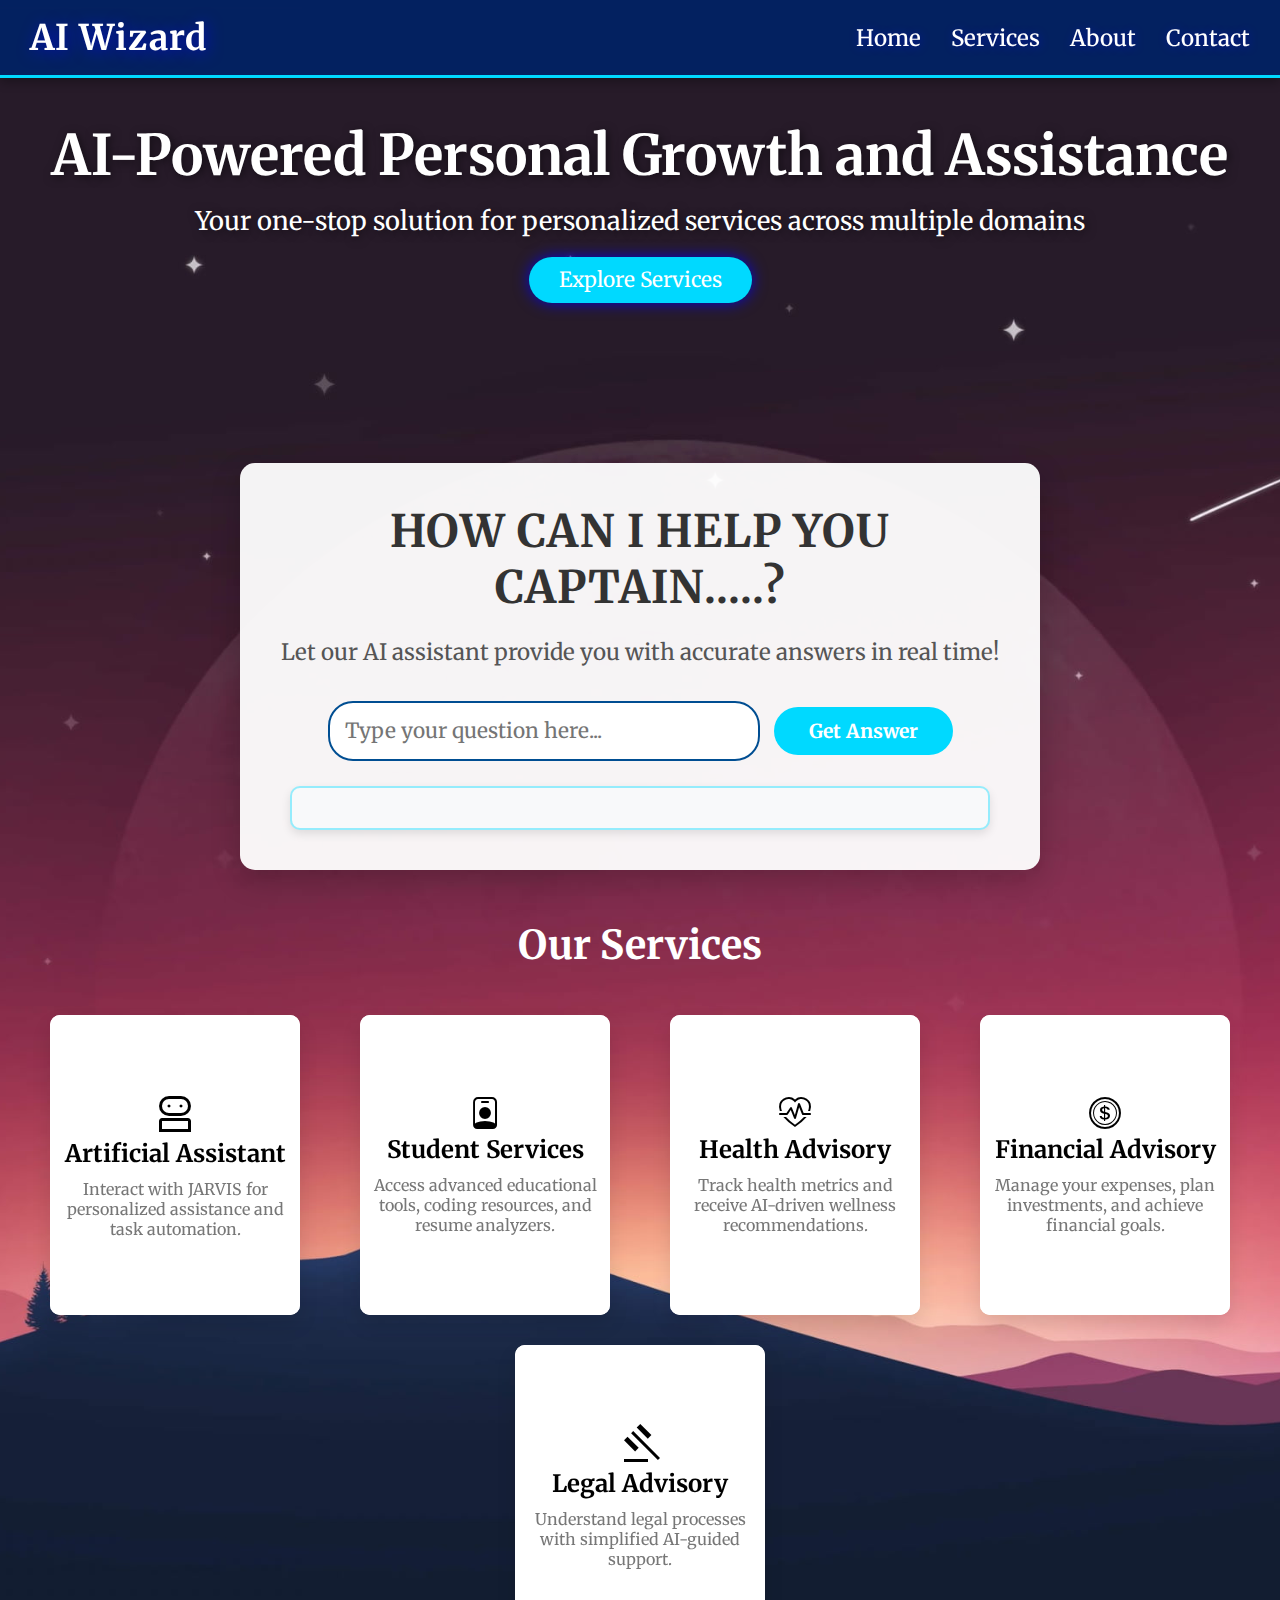
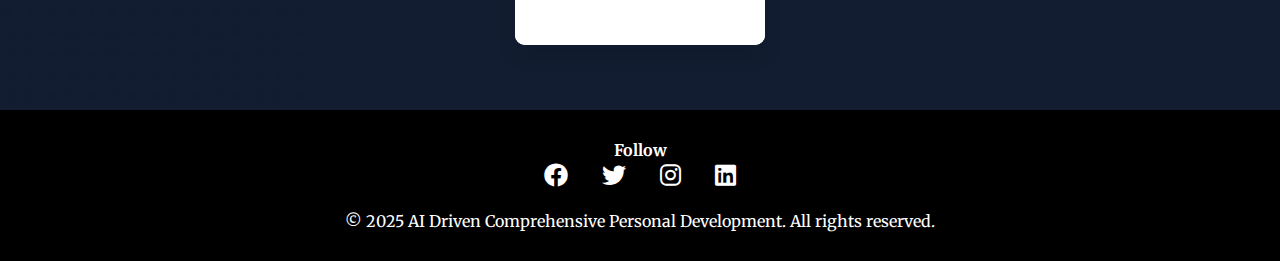
<file: templates/index.html>
<!DOCTYPE html>
<html lang="en">

<head>
    <meta charset="UTF-8">
    <meta name="viewport" content="width=device-width, initial-scale=1.0">
    <title>AI Wizard</title>
    <link rel="stylesheet" href="/static/style_home.css">
    <link href="https://cdn.jsdelivr.net/npm/bootstrap-icons/font/bootstrap-icons.css" rel="stylesheet">
    <link href="https://cdnjs.cloudflare.com/ajax/libs/font-awesome/6.0.0-beta3/css/all.min.css" rel="stylesheet">
    <link rel="preconnect" href="https://fonts.googleapis.com">
    <link
        href="https://fonts.googleapis.com/css2?family=Libre+Baskerville:ital,wght@0,400;0,700;1,400&family=Merriweather:ital,wght@0,300;0,400;0,700;0,900;1,300;1,400;1,700;1,900&display=swap"
        rel="stylesheet">
    <link rel="stylesheet"
        href="https://fonts.googleapis.com/css2?family=Material+Symbols+Outlined:opsz,wght,FILL,GRAD@20..48,100..700,0..1,-50..200" />
    <link rel="stylesheet"
        href="https://fonts.googleapis.com/css2?family=Material+Symbols+Outlined:opsz,wght,FILL,GRAD@24,400,0,0&icon_names=robot_2" />
    <link rel="preconnect" href="https://fonts.gstatic.com" crossorigin>
    <link
        href="https://fonts.googleapis.com/css2?family=Libre+Baskerville:ital,wght@0,400;0,700;1,400&family=Merriweather:ital,wght@0,300;0,400;0,700;0,900;1,300;1,400;1,700;1,900&family=Material+Symbols+Outlined:opsz,wght,FILL,GRAD@24,400,0,0&icon_names=robot_2&display=swap"
        rel="stylesheet">
    <link rel="icon" href="/static/images/favicon.jpeg" type="image/jpeg">
</head>

<body
    style="background-image: url('/static/images/background6.jpg'); background-size: cover; background-position: center;">
    <!-- Navigation Bar -->
    <nav class="navbar">
        <div class="logo">AI Wizard</div>
        <div class="hamburger" onclick="toggleMenu()">
            <i class="fas fa-bars"></i> <!-- Hamburger Icon -->
        </div>
        <ul class="nav-links">
            <li><a href="#home">Home</a></li>
            <li><a href="#services">Services</a></li>
            <li><a href="#about">About</a></li>
            <li><a href="#contact">Contact</a></li>
        </ul>
    </nav>
    

    <!-- Hero Section -->
    <header class="hero">
        <h1>AI-Powered Personal Growth and Assistance</h1>
        <p>Your one-stop solution for personalized services across multiple domains</p>
        <a href="#services" class="btn hero-btn">Explore Services</a>
    </header>

    <!-- Dynamic Text Section -->
    <div id="dynamic-text" style="color: #00d9ff;"></div>

    <!-- Question Input Section -->
    <section class="ask-section">
        <h2>How can i help you captain.....?</h2>
        <p>Let our AI assistant provide you with accurate answers in real time!</p>
        <input type="text" id="user-question" placeholder="Type your question here..." aria-label="Ask your question" />
        <button onclick="fetchAnswer()">Get Answer</button>
        <div id="response" class="response-box"></div>
    </section>

    <!-- Services Section -->
    <section id="services" class="services">
        <h2>Our Services</h2>
        <div class="services-container">
            <!-- Service Cards -->
            <div class="service-card">
                <div class="card-inner">
                    <div class="card-front">
                        <span class="material-symbols-outlined">robot_2</span>
                        <h3>Artificial Assistant</h3>
                        <p>Interact with JARVIS for personalized assistance and task automation.</p>
                    </div>
                    <div class="card-back">
                        <h3><a href="http://127.0.0.1:7000/" target="_blank" class="card-link">Artificial Assistant</a></h3>
                        <p>Let JARVIS automate your day-to-day tasks efficiently.</p>
                    </div>
                </div>
            </div>

            <div class="service-card">
                
                <div class="card-inner">
                    <div class="card-front">
                        <i class="bi bi-person-badge"></i>
                        <h3>Student Services</h3>
                        <p>Access advanced educational tools, coding resources, and resume analyzers.</p>
                    </div>
                    <div class="card-back">
                        <h3><a href="/student" target="_blank" >Student Services</a></h3>
                        <p>Explore comprehensive support for students at all levels.</p>
                    </div>
                </div>
            </div>

            <div class="service-card">
                <div class="card-inner">
                    <div class="card-front">
                        <i class="bi bi-heart-pulse"></i>
                        <h3>Health Advisory</h3>
                        <p>Track health metrics and receive AI-driven wellness recommendations.</p>
                    </div>
                    <div class="card-back">
                        <h3><a href="/health" target="_blank" >Health Advisory</a></h3>
                        <p>Comprehensive support for your health and fitness goals.</p>
                    </div>
                </div>
            </div>

            <div class="service-card">
                <div class="card-inner">
                    <div class="card-front">
                        <i class="bi bi-coin"></i>
                        <h3>Financial Advisory</h3>
                        <p>Manage your expenses, plan investments, and achieve financial goals.</p>
                    </div>
                    <div class="card-back">
                        <h3><a href="/finance" target="_blank" >Financial Advisory</a></h3>
                        <p>Let AI assist you with all your financial planning needs.</p>
                    </div>
                </div>
            </div>

            <div class="service-card">
                <div class="card-inner">
                    <div class="card-front">
                        <span class="material-symbols-outlined">gavel</span>
                        <h3>Legal Advisory</h3>
                        <p>Understand legal processes with simplified AI-guided support.</p>
                    </div>
                    <div class="card-back">
                        <h3><a href="/legal" target="_blank" >Legal Advisory</a></h3>
                        <p>Access streamlined and reliable legal information.</p>
                    </div>
                </div>
            </div>
        </div>
    </section>

    <!-- Footer -->
    <footer>
        <div>
            <strong>Follow</strong>
            <div class="social-icons">
                <a href="https://www.facebook.com/shaiksameer.hussain.12" aria-label="Facebook"><i class="fab fa-facebook"></i></a>
                <a href="https://x.com/ShaikSa67284618" aria-label="Twitter"><i class="fab fa-twitter"></i></a>
                <a href="https://www.instagram.com/h_shaiksameer" aria-label="Instagram"><i class="fab fa-instagram"></i></a>
                <a href="https://www.linkedin.com/in/shaik-sameer-hussain-b88323250/" aria-label="LinkedIn"><i class="fab fa-linkedin"></i></a>
            </div>
            <p>© 2025 AI Driven Comprehensive Personal Development. All rights reserved.</p>
        </div>
    </footer>

    <script>



        function toggleMenu() {
        const navLinks = document.querySelector('.nav-links');
        navLinks.classList.toggle('show');
    }
        function fetchAnswer() {
            const question = document.getElementById("user-question").value.trim();
            const responseBox = document.getElementById("response");

            if (!question) {
                responseBox.textContent = "Please enter a question!";
                return;
            }

            responseBox.textContent = "Fetching your answer...";
            fetch("/ask", {
                method: "POST",
                headers: { "Content-Type": "application/json" },
                body: JSON.stringify({ question })
            })
                .then(response => response.json())
                .then(data => {
                    responseBox.textContent = data.answer || "No answer available.";
                })
                .catch(() => {
                    responseBox.textContent = "Error fetching answer. Please try again.";
                });
        }

        document.getElementById("user-question").addEventListener("keypress", function (e) {
            if (e.key === "Enter") fetchAnswer();
        });
    </script>
</body>

</html>
</file>
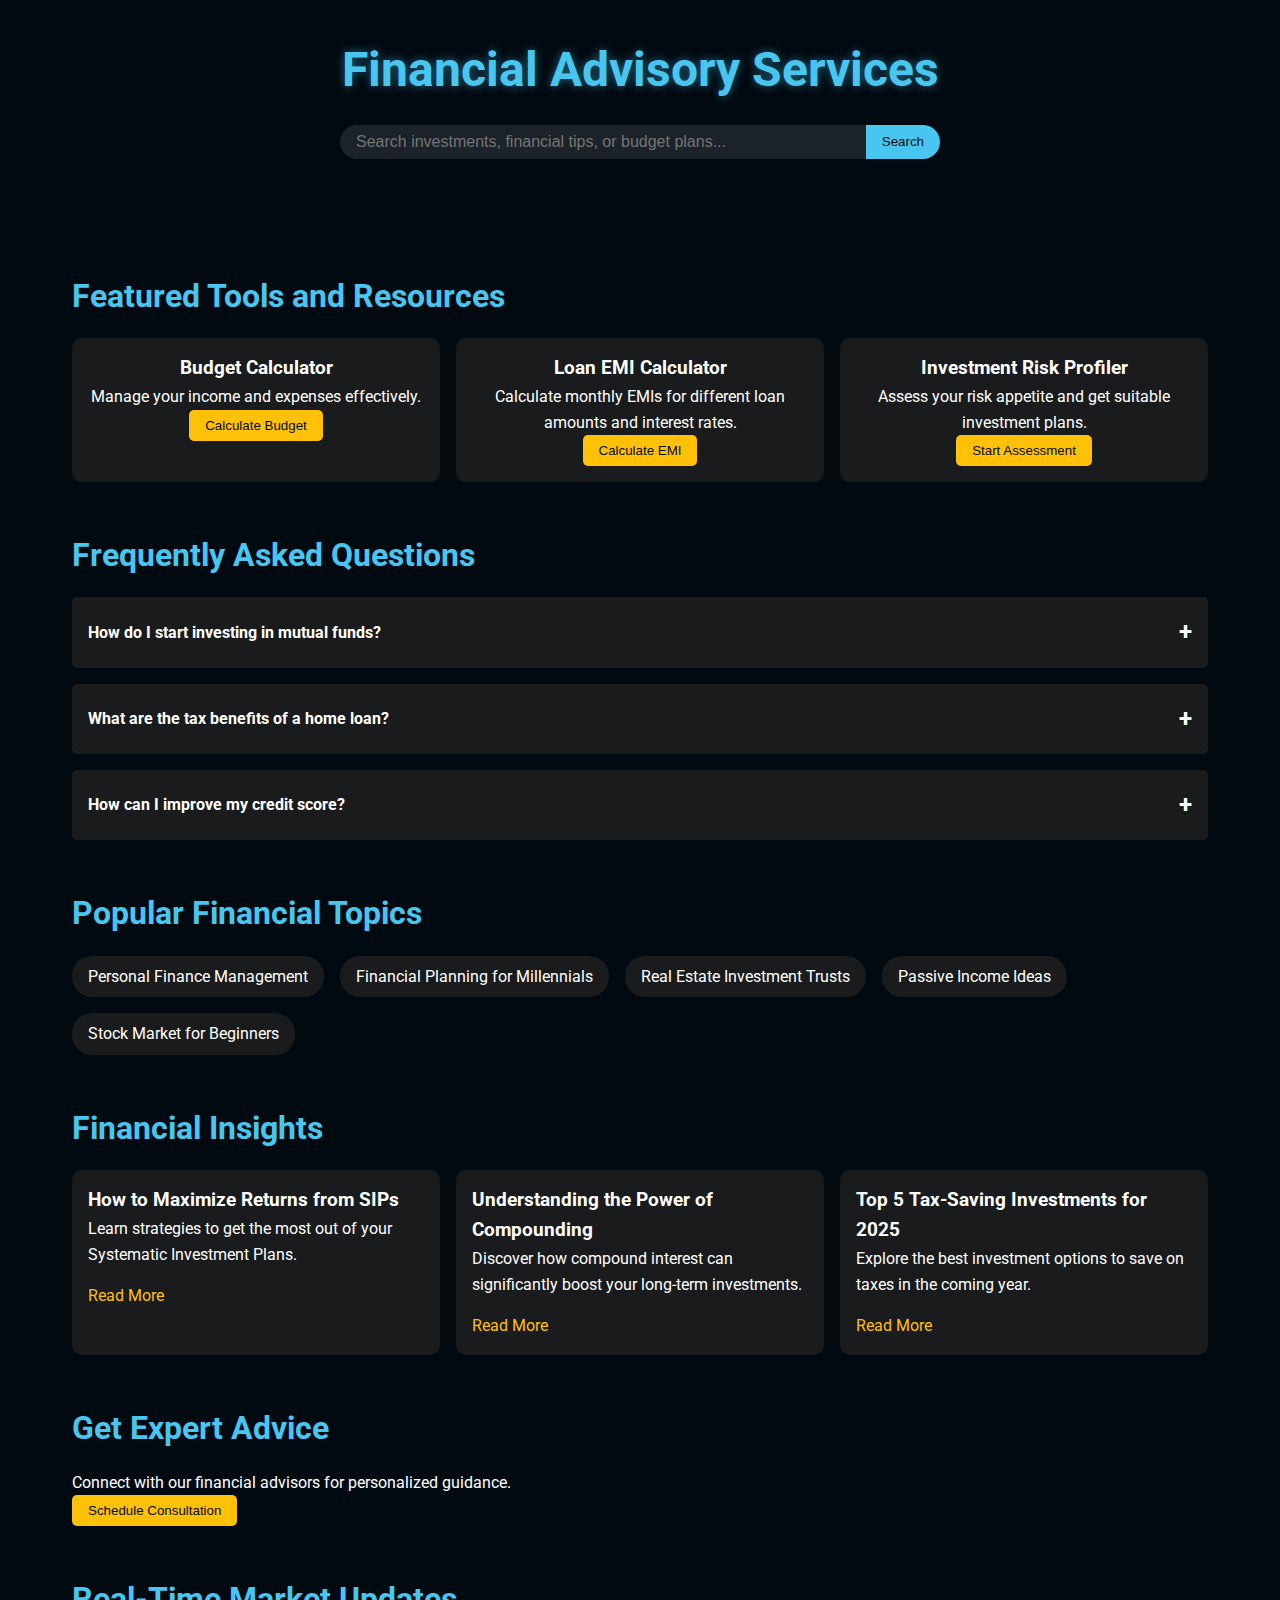
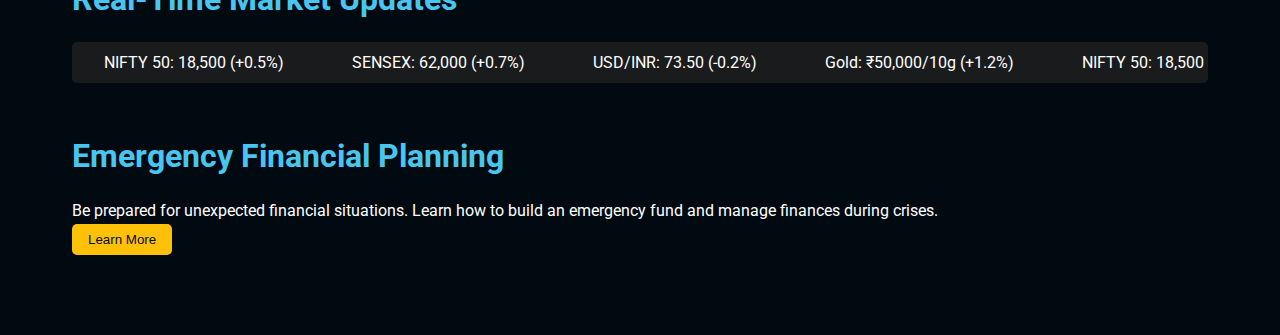
<file: templates/finance.html>
<!DOCTYPE html>
<html lang="en">
<head>
    <meta charset="UTF-8">
    <meta name="viewport" content="width=device-width, initial-scale=1.0">
    <title>Financial Advisory Services</title>
    <link rel="icon" href="/static/images/favicon.jpeg" type="image/jpeg">
    <link href="https://fonts.googleapis.com/css2?family=Roboto:wght@300;400;700&display=swap" rel="stylesheet">
    <link rel="stylesheet" href="/static/style_finance.css">
</head>
<body>
    <div class="container">
        <header>
            <h1>Financial Advisory Services</h1>
            <div class="search-bar">
                <input type="text" placeholder="Search investments, financial tips, or budget plans...">
                <button>Search</button>
            </div>
        </header>

        <section class="card-grid">
            <div class="card">
                <div class="card-inner">
                    <div class="card-front">
                        <div class="card-icon">💰</div>
                        <h3>Budgeting and Expense Management</h3>
                    </div>
                    <div class="card-back">
                        <p>Tools and tips for creating and sticking to a personal or family budget.</p>
                    </div>
                </div>
            </div>
            <div class="card">
                <div class="card-inner">
                    <div class="card-front">
                        <div class="card-icon">📈</div>
                        <h3>Investment Planning</h3>
                    </div>
                    <div class="card-back">
                        <p>Guidance on mutual funds, stocks, fixed deposits, and other investment options.</p>
                    </div>
                </div>
            </div>
            <div class="card">
                <div class="card-inner">
                    <div class="card-front">
                        <div class="card-icon">📊</div>
                        <h3>Tax Advisory</h3>
                    </div>
                    <div class="card-back">
                        <p>Simplified tax calculations, filing assistance, and tips to save on taxes.</p>
                    </div>
                </div>
            </div>
            <div class="card">
                <div class="card-inner">
                    <div class="card-front">
                        <div class="card-icon">💳</div>
                        <h3>Loan and Credit Management</h3>
                    </div>
                    <div class="card-back">
                        <p>Information on different types of loans, credit scores, and debt management.</p>
                    </div>
                </div>
            </div>
            <div class="card">
                <div class="card-inner">
                    <div class="card-front">
                        <div class="card-icon">🏖️</div>
                        <h3>Retirement Planning</h3>
                    </div>
                    <div class="card-back">
                        <p>Strategies for building a retirement corpus, pension schemes, and financial security.</p>
                    </div>
                </div>
            </div>
            <div class="card">
                <div class="card-inner">
                    <div class="card-front">
                        <div class="card-icon">🛡️</div>
                        <h3>Insurance Guidance</h3>
                    </div>
                    <div class="card-back">
                        <p>Information on health, life, and property insurance options.</p>
                    </div>
                </div>
            </div>
        </section>

        <section class="tools-section">
            <h2>Featured Tools and Resources</h2>
            <div class="tools-grid">
                <div class="tool">
                    <h3>Budget Calculator</h3>
                    <p>Manage your income and expenses effectively.</p>
                    <button class="cta-button">Calculate Budget</button>
                </div>
                <div class="tool">
                    <h3>Loan EMI Calculator</h3>
                    <p>Calculate monthly EMIs for different loan amounts and interest rates.</p>
                    <button class="cta-button">Calculate EMI</button>
                </div>
                <div class="tool">
                    <h3>Investment Risk Profiler</h3>
                    <p>Assess your risk appetite and get suitable investment plans.</p>
                    <button class="cta-button">Start Assessment</button>
                </div>
            </div>
        </section>

        <section class="faq-section">
            <h2>Frequently Asked Questions</h2>
            <div class="faq-item">
                <div class="faq-question">How do I start investing in mutual funds?</div>
                <div class="faq-answer">To start investing in mutual funds, first research different fund types, decide on your investment goals, choose a fund that aligns with your risk tolerance, and then invest either directly through the fund house or via a broker.</div>
            </div>
            <div class="faq-item">
                <div class="faq-question">What are the tax benefits of a home loan?</div>
                <div class="faq-answer">Home loans offer tax benefits under Section 24 and Section 80C of the Income Tax Act. You can claim deductions on interest paid (up to ₹2 lakhs per year) and on principal repayment (up to ₹1.5 lakhs per year).</div>
            </div>
            <div class="faq-item">
                <div class="faq-question">How can I improve my credit score?</div>
                <div class="faq-answer">To improve your credit score, pay your bills on time, keep credit card balances low, don't close old credit accounts, limit new credit applications, and regularly check your credit report for errors.</div>
            </div>
        </section>

        <section class="popular-topics">
            <h2>Popular Financial Topics</h2>
            <div class="topics-container"></div>
        </section>

        <section class="blog-section">
            <h2>Financial Insights</h2>
            <div class="blog-grid">
                <div class="blog-post">
                    <h3>How to Maximize Returns from SIPs</h3>
                    <p>Learn strategies to get the most out of your Systematic Investment Plans.</p>
                    <a href="#" class="read-more">Read More</a>
                </div>
                <div class="blog-post">
                    <h3>Understanding the Power of Compounding</h3>
                    <p>Discover how compound interest can significantly boost your long-term investments.</p>
                    <a href="#" class="read-more">Read More</a>
                </div>
                <div class="blog-post">
                    <h3>Top 5 Tax-Saving Investments for 2025</h3>
                    <p>Explore the best investment options to save on taxes in the coming year.</p>
                    <a href="#" class="read-more">Read More</a>
                </div>
            </div>
        </section>

        <section class="consultation-section">
            <h2>Get Expert Advice</h2>
            <p>Connect with our financial advisors for personalized guidance.</p>
            <button class="cta-button">Schedule Consultation</button>
        </section>

        <section class="market-updates">
            <h2>Real-Time Market Updates</h2>
            <div class="ticker-container">
                <div class="ticker">
                    <span class="ticker-item">NIFTY 50: 18,500 (+0.5%)</span>
                    <span class="ticker-item">SENSEX: 62,000 (+0.7%)</span>
                    <span class="ticker-item">USD/INR: 73.50 (-0.2%)</span>
                    <span class="ticker-item">Gold: ₹50,000/10g (+1.2%)</span>
                </div>
            </div>
        </section>

        <section class="emergency-planning">
            <h2>Emergency Financial Planning</h2>
            <p>Be prepared for unexpected financial situations. Learn how to build an emergency fund and manage finances during crises.</p>
            <button class="cta-button">Learn More</button>
        </section>
    </div>

    <script>
        // Card flip effect
        document.querySelectorAll('.card').forEach(card => {
            card.addEventListener('click', () => {
                card.querySelector('.card-inner').style.transform = 
                    card.querySelector('.card-inner').style.transform === 'rotateY(180deg)' 
                        ? 'rotateY(0deg)' : 'rotateY(180deg)';
            });
        });

        // FAQ toggle
        document.querySelectorAll('.faq-item').forEach(item => {
            item.addEventListener('click', () => {
                item.classList.toggle('active');
                const answer = item.querySelector('.faq-answer');
                answer.style.maxHeight = item.classList.contains('active') ? answer.scrollHeight + "px" : "0";
            });
        });

        // Search functionality
        const searchInput = document.querySelector('.search-bar input');
        const searchButton = document.querySelector('.search-bar button');

        function performSearch() {
            const searchTerm = searchInput.value.toLowerCase();
            const cards = document.querySelectorAll('.card');
            
            cards.forEach(card => {
                const cardText = card.textContent.toLowerCase();
                card.style.display = cardText.includes(searchTerm) ? 'block' : 'none';
            });
        }

        searchButton.addEventListener('click', performSearch);
        searchInput.addEventListener('keypress', (e) => {
            if (e.key === 'Enter') performSearch();
        });

        // Dynamic Popular Topics
        const popularTopics = [
            'Cryptocurrency Investments', 'Retirement Planning Basics', 'Stock Market for Beginners',
            'Real Estate Investment Trusts', 'Personal Finance Management', 'Debt Consolidation Strategies',
            'Passive Income Ideas', 'Financial Planning for Millennials', 'Understanding Mutual Funds'
        ];

        function updatePopularTopics() {
            const topicsContainer = document.querySelector('.topics-container');
            topicsContainer.innerHTML = '';
            
            const shuffled = popularTopics.sort(() => 0.5 - Math.random());
            const selected = shuffled.slice(0, 5);
            
            selected.forEach(topic => {
                const topicElement = document.createElement('div');
                topicElement.className = 'topic';
                topicElement.textContent = topic;
                topicsContainer.appendChild(topicElement);
            });
        }

        updatePopularTopics();
        setInterval(updatePopularTopics, 60000); // Update every minute

        // Budget Calculator Simulation
        document.querySelector('.tool:nth-child(1) .cta-button').addEventListener('click', () => {
            const income = prompt('Enter your monthly income:');
            const expenses = prompt('Enter your total monthly expenses:');
            if (income && expenses) {
                const savings = income - expenses;
                alert(`Based on your input:
                Income: $${income}
                Expenses: $${expenses}
                Potential Savings: $${savings}
                
                Consider allocating 50% for needs, 30% for wants, and 20% for savings/debt repayment.`);
            }
        });

        // Loan EMI Calculator Simulation
        document.querySelector('.tool:nth-child(2) .cta-button').addEventListener('click', () => {
            const principal = prompt('Enter loan amount:');
            const rate = prompt('Enter annual interest rate (%):');
            const time = prompt('Enter loan tenure (in years):');
            if (principal && rate && time) {
                const r = (rate / 100) / 12;
                const n = time * 12;
                const emi = (principal * r * Math.pow(1 + r, n)) / (Math.pow(1 + r, n) - 1);
                alert(`Estimated Monthly EMI: $${emi.toFixed(2)}`);
            }
        });

        // Investment Risk Profiler Simulation
        document.querySelector('.tool:nth-child(3) .cta-button').addEventListener('click', () => {
            const age = prompt('Enter your age:');
            const investmentHorizon = prompt('Enter your investment horizon (in years):');
            const riskTolerance = prompt('Rate your risk tolerance (1-10, where 1 is low and 10 is high):');
            
            if (age && investmentHorizon && riskTolerance) {
                let riskProfile;
                if (riskTolerance > 7) riskProfile = "Aggressive";
                else if (riskTolerance > 4) riskProfile = "Moderate";
                else riskProfile = "Conservative";
                
                alert(`Based on your inputs:
                Age: ${age}
                Investment Horizon: ${investmentHorizon} years
                Risk Tolerance: ${riskTolerance}/10
                
                Your risk profile appears to be: ${riskProfile}
                
                Consult with a financial advisor for personalized investment advice.`);
            }
        });

        // Consultation Booking Simulation
        document.querySelector('.consultation-section .cta-button').addEventListener('click', () => {
            const name = prompt('Enter your name:');
            const email = prompt('Enter your email:');
            const date = prompt('Enter preferred consultation date (YYYY-MM-DD):');
            
            if (name && email && date) {
                alert(`Thank you, ${name}! Your consultation request for ${date} has been received. We'll contact you at ${email} to confirm the appointment.`);
            }
        });

        // Emergency Planning Info
        document.querySelector('.emergency-planning .cta-button').addEventListener('click', () => {
            alert(`Emergency Financial Planning Tips:
            1. Build an emergency fund covering 3-6 months of expenses.
            2. Ensure adequate health and life insurance coverage.
            3. Keep important documents easily accessible.
            4. Maintain a list of financial accounts and contacts.
            5. Review and update your financial plan regularly.
            6. Consider setting up automatic bill payments.
            7. Explore options for additional income streams.
            
            Remember, proper planning can significantly reduce financial stress during emergencies.`);
        });

        // Ticker Animation
        const ticker = document.querySelector('.ticker');
        ticker.innerHTML += ticker.innerHTML; // Duplicate content for seamless loop
        function animateTicker() {
            if (ticker.scrollLeft >= ticker.scrollWidth / 2) {
                ticker.scrollLeft = 0;
            } else {
                ticker.scrollLeft += 1;
            }
        }
        setInterval(animateTicker, 30);
    </script>
</body>
</html>
</file>
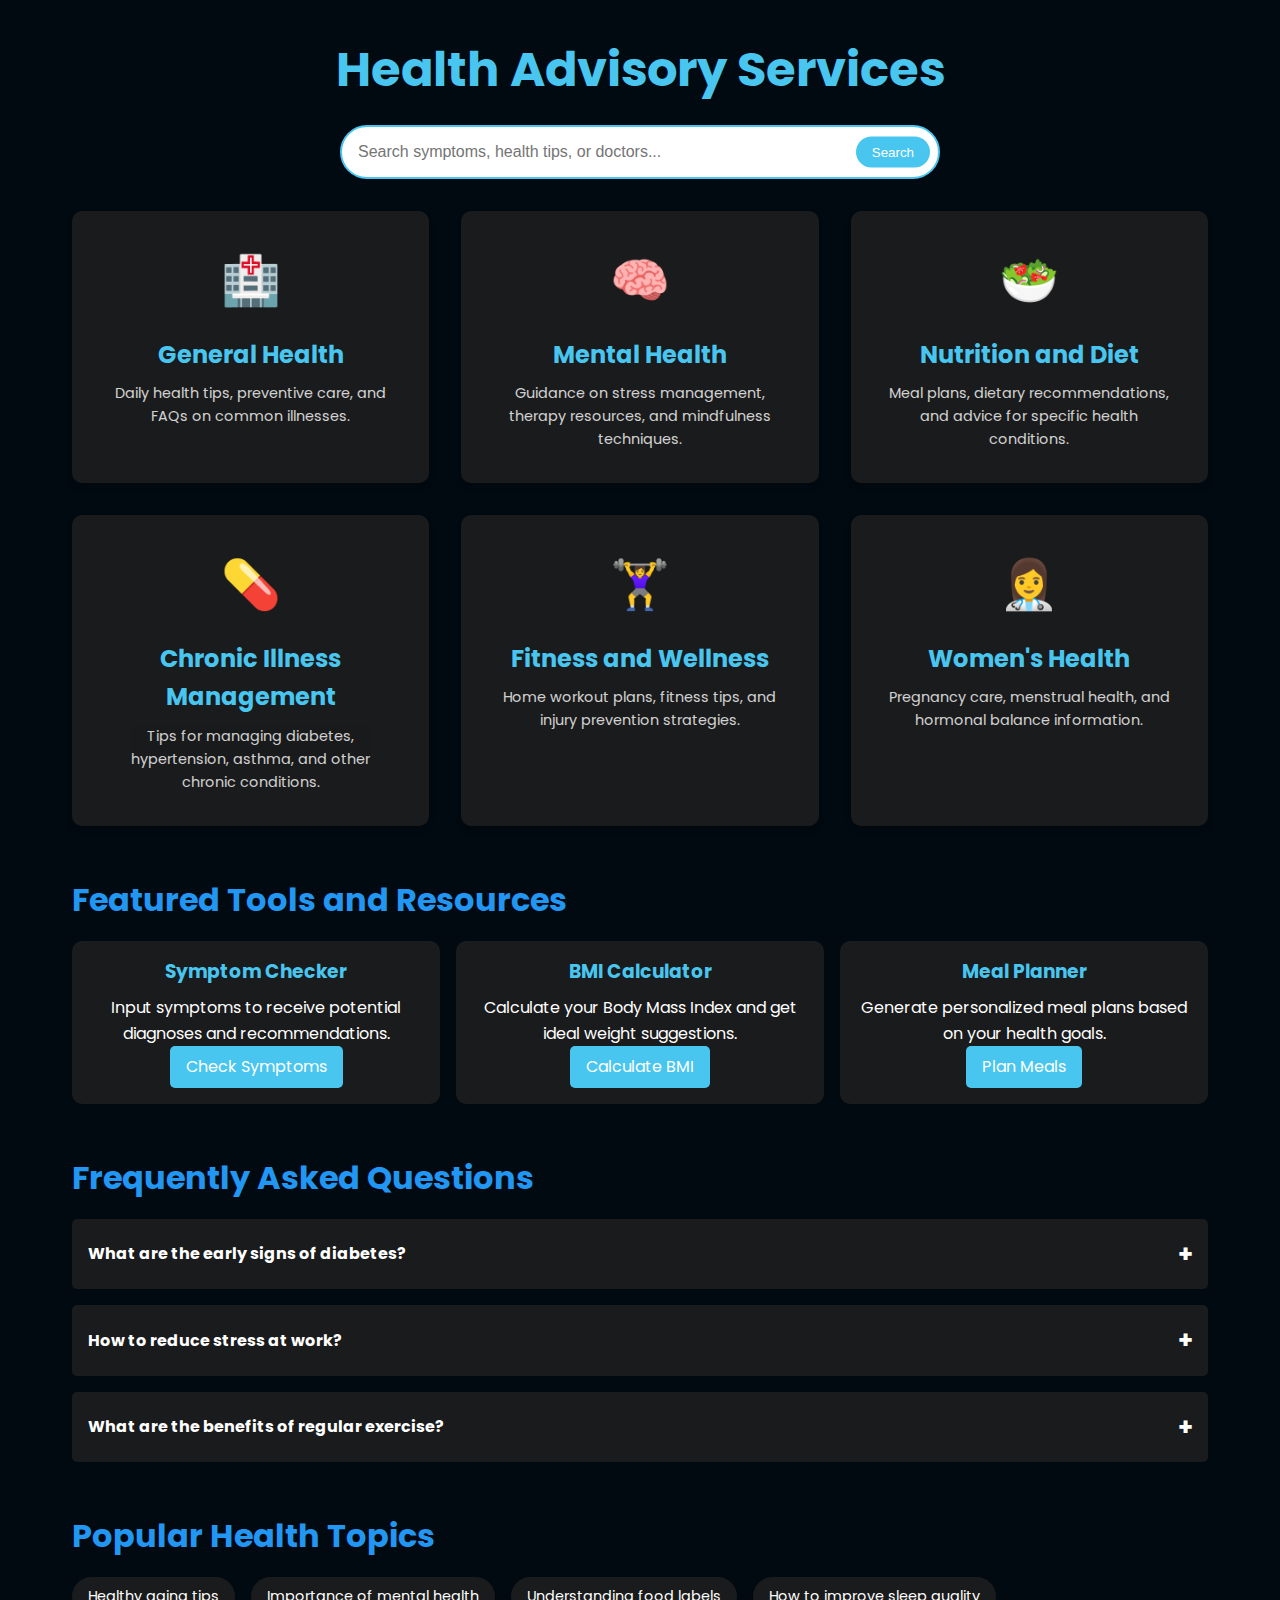
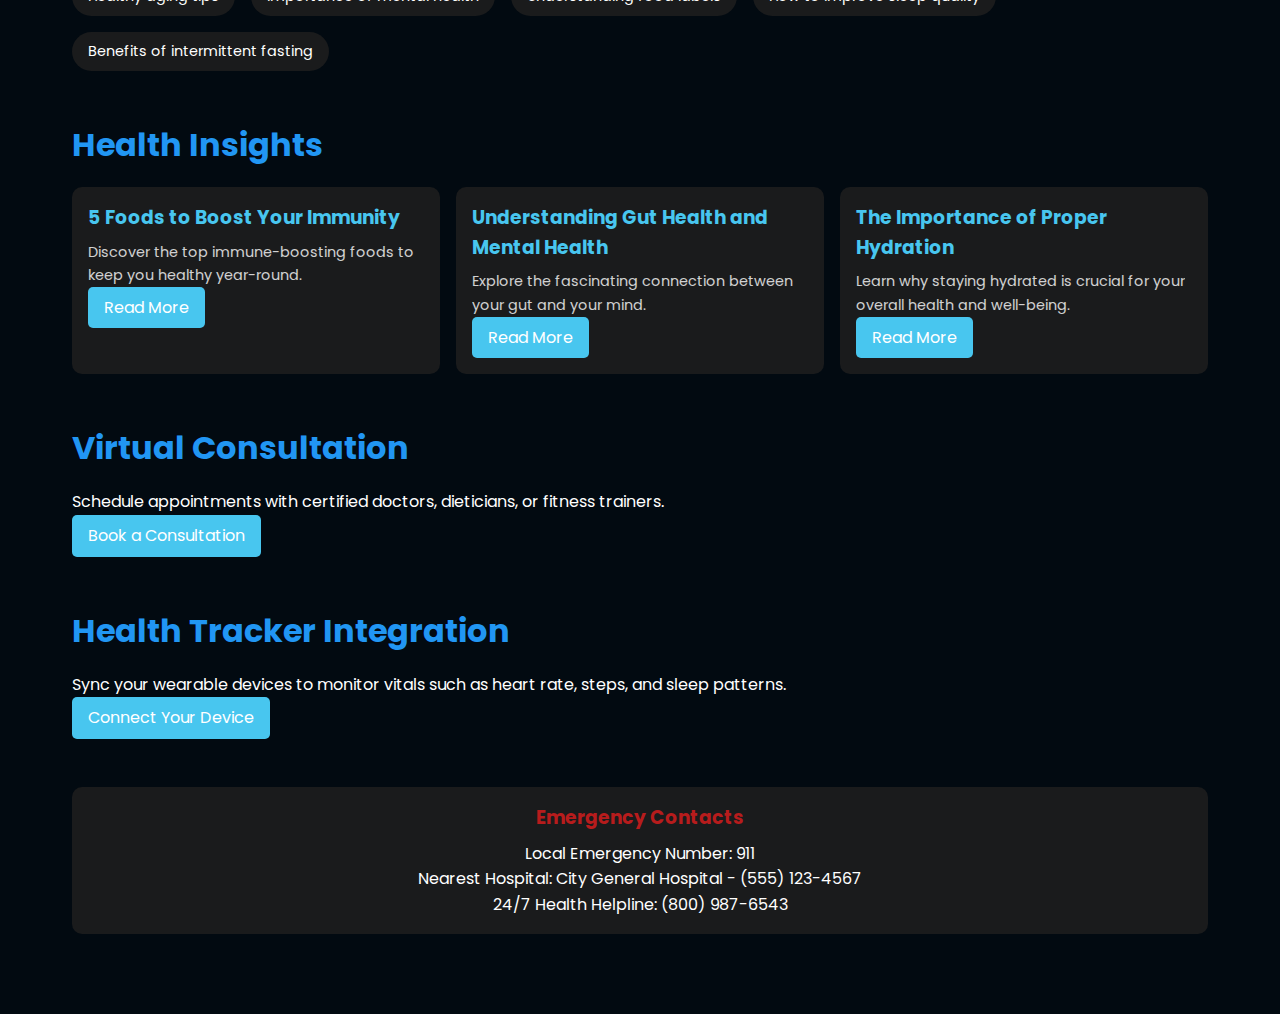
<file: templates/health.html>
<!DOCTYPE html>
<html lang="en">
<head>
    <meta charset="UTF-8">
    <meta name="viewport" content="width=device-width, initial-scale=1.0">
    <title>Health Advisory Services</title>
    <link href="https://fonts.googleapis.com/css2?family=Poppins:wght@300;400;600;700&display=swap" rel="stylesheet">
    <style>
        :root {
            --primary-color: #48c6ef;
            --secondary-color: #2196F3;
            --accent-color: #FFC107;
            --background-color: #020a11;
            --card-bg-color: rgb(26, 27, 28);
            --text-color: white;
        }

        * {
            margin: 0;
            padding: 0;
            box-sizing: border-box;
        }

        body {
            font-family: 'Poppins', sans-serif;
            background-color: var(--background-color);
            color: var(--text-color);
            line-height: 1.6;
        }

        .container {
            max-width: 1200px;
            margin: 0 auto;
            padding: 2rem;
        }

        header {
            text-align: center;
            margin-bottom: 2rem;
        }

        h1 {
            font-size: 3rem;
            margin-bottom: 1rem;
            color: var(--primary-color);
        }

        .search-bar {
            width: 100%;
            max-width: 600px;
            margin: 0 auto 2rem;
            position: relative;
        }

        .search-bar input {
            width: 100%;
            padding: 1rem;
            border: 2px solid var(--primary-color);
            border-radius: 50px;
            font-size: 1rem;
        }

        .search-bar button {
            position: absolute;
            right: 10px;
            top: 50%;
            transform: translateY(-50%);
            background: var(--primary-color);
            border: none;
            color: white;
            padding: 0.5rem 1rem;
            border-radius: 50px;
            cursor: pointer;
            transition: background-color 0.3s ease;
        }

        .search-bar button:hover {
            background-color: var(--secondary-color);
        }

        .card-grid {
            display: grid;
            grid-template-columns: repeat(auto-fit, minmax(300px, 1fr));
            gap: 2rem;
            margin-bottom: 3rem;
        }

        .card {
            background-color: var(--card-bg-color);
            border-radius: 10px;
            overflow: hidden;
            box-shadow: 0 4px 6px rgba(0, 0, 0, 0.1);
            transition: transform 0.3s ease, box-shadow 0.3s ease;
        }

        .card:hover {
            transform: translateY(-5px);
            box-shadow: 0 6px 12px rgba(0, 0, 0, 0.15);
        }

        .card-inner {
            padding: 2rem;
            text-align: center;
        }

        .card-icon {
            font-size: 3rem;
            margin-bottom: 1rem;
        }

        .card h3 {
            font-size: 1.5rem;
            margin-bottom: 0.5rem;
            color: var(--primary-color);
        }

        .card p {
            font-size: 0.9rem;
            opacity: 0.8;
        }

        .section {
            margin-bottom: 3rem;
        }

        .section h2 {
            font-size: 2rem;
            margin-bottom: 1rem;
            color: var(--secondary-color);
        }

        .tools-grid {
            display: grid;
            grid-template-columns: repeat(auto-fit, minmax(250px, 1fr));
            gap: 1rem;
        }

        .tool {
            background-color: var(--card-bg-color);
            padding: 1rem;
            border-radius: 10px;
            text-align: center;
            transition: transform 0.3s ease;
        }

        .tool:hover {
            transform: scale(1.05);
        }

        .tool h3 {
            margin-bottom: 0.5rem;
            color: var(--primary-color);
        }

        .faq-item {
            background-color: var(--card-bg-color);
            border-radius: 5px;
            padding: 1rem;
            margin-bottom: 1rem;
            cursor: pointer;
            transition: background-color 0.3s ease;
        }

        .faq-item:hover {
            background-color: #E8F5E9;
        }

        .faq-question {
            font-weight: bold;
            display: flex;
            justify-content: space-between;
            align-items: center;
        }

        .faq-question::after {
            content: '+';
            font-size: 1.5rem;
            transition: transform 0.3s ease;
        }

        .faq-item.active .faq-question::after {
            transform: rotate(45deg);
        }

        .faq-answer {
            display: none;
            margin-top: 0.5rem;
        }

        .popular-topics {
            display: flex;
            flex-wrap: wrap;
            gap: 1rem;
        }

        .topic {
            background-color: var(--card-bg-color);
            padding: 0.5rem 1rem;
            border-radius: 20px;
            font-size: 0.9rem;
            cursor: pointer;
            transition: background-color 0.3s ease, transform 0.3s ease;
        }

        .topic:hover {
            background-color: var(--primary-color);
            color: white;
            transform: scale(1.05);
        }

        .blog-grid {
            display: grid;
            grid-template-columns: repeat(auto-fit, minmax(250px, 1fr));
            gap: 1rem;
        }

        .blog-post {
            background-color: var(--card-bg-color);
            padding: 1rem;
            border-radius: 10px;
            transition: transform 0.3s ease;
        }

        .blog-post:hover {
            transform: translateY(-5px);
        }

        .blog-post h3 {
            margin-bottom: 0.5rem;
            color: var(--primary-color);
        }

        .blog-post p {
            font-size: 0.9rem;
            opacity: 0.8;
        }

        .cta-button {
            display: inline-block;
            background-color: var(--primary-color);
            color: white;
            padding: 0.5rem 1rem;
            border-radius: 5px;
            text-decoration: none;
            transition: background-color 0.3s ease, transform 0.3s ease;
        }

        .cta-button:hover {
            background-color: var(--secondary-color);
            transform: scale(1.05);
        }

        @keyframes pulse {
            0% {
                transform: scale(1);
            }
            50% {
                transform: scale(1.05);
            }
            100% {
                transform: scale(1);
            }
        }

        .emergency-contacts {
            background-color:rgb(26, 27, 28);
            padding: 1rem;
            border-radius: 10px;
            text-align: center;
            animation: pulse 2s infinite;
        }

        .emergency-contacts h3 {
            color: #B71C1C;
            margin-bottom: 0.5rem;
        }

        @media (max-width: 768px) {
            .card-grid {
                grid-template-columns: 1fr;
            }
        }
    </style>
    <link rel="icon" href="/static/images/favicon.jpeg" type="image/jpeg">
</head>
<body>
    <div class="container">
        <header>
            <h1>Health Advisory Services</h1>
            <div class="search-bar">
                <input type="text" placeholder="Search symptoms, health tips, or doctors...">
                <button>Search</button>
            </div>
        </header>

        <section class="card-grid">
            <div class="card">
                <div class="card-inner">
                    <div class="card-icon">🏥</div>
                    <h3>General Health</h3>
                    <p>Daily health tips, preventive care, and FAQs on common illnesses.</p>
                </div>
            </div>
            <div class="card">
                <div class="card-inner">
                    <div class="card-icon">🧠</div>
                    <h3>Mental Health</h3>
                    <p>Guidance on stress management, therapy resources, and mindfulness techniques.</p>
                </div>
            </div>
            <div class="card">
                <div class="card-inner">
                    <div class="card-icon">🥗</div>
                    <h3>Nutrition and Diet</h3>
                    <p>Meal plans, dietary recommendations, and advice for specific health conditions.</p>
                </div>
            </div>
            <div class="card">
                <div class="card-inner">
                    <div class="card-icon">💊</div>
                    <h3>Chronic Illness Management</h3>
                    <p>Tips for managing diabetes, hypertension, asthma, and other chronic conditions.</p>
                </div>
            </div>
            <div class="card">
                <div class="card-inner">
                    <div class="card-icon">🏋️‍♀️</div>
                    <h3>Fitness and Wellness</h3>
                    <p>Home workout plans, fitness tips, and injury prevention strategies.</p>
                </div>
            </div>
            <div class="card">
                <div class="card-inner">
                    <div class="card-icon">👩‍⚕️</div>
                    <h3>Women's Health</h3>
                    <p>Pregnancy care, menstrual health, and hormonal balance information.</p>
                </div>
            </div>
        </section>

        <section class="section">
            <h2>Featured Tools and Resources</h2>
            <div class="tools-grid">
                <div class="tool">
                    <h3>Symptom Checker</h3>
                    <p>Input symptoms to receive potential diagnoses and recommendations.</p>
                    <a href="#" class="cta-button">Check Symptoms</a>
                </div>
                <div class="tool">
                    <h3>BMI Calculator</h3>
                    <p>Calculate your Body Mass Index and get ideal weight suggestions.</p>
                    <a href="#" class="cta-button">Calculate BMI</a>
                </div>
                <div class="tool">
                    <h3>Meal Planner</h3>
                    <p>Generate personalized meal plans based on your health goals.</p>
                    <a href="#" class="cta-button">Plan Meals</a>
                </div>
            </div>
        </section>

        <section class="section">
            <h2>Frequently Asked Questions</h2>
            <div class="faq-item">
                <div class="faq-question">What are the early signs of diabetes?</div>
                <div class="faq-answer">Early signs of diabetes can include increased thirst, frequent urination, unexplained weight loss, blurred vision, and slow-healing wounds. If you experience these symptoms, consult a healthcare professional.</div>
            </div>
            <div class="faq-item">
                <div class="faq-question">How to reduce stress at work?</div>
                <div class="faq-answer">To reduce stress at work, try practicing mindfulness, taking regular breaks, prioritizing tasks, maintaining a healthy work-life balance, and communicating openly with colleagues and supervisors about your concerns.</div>
            </div>
            <div class="faq-item">
                <div class="faq-question">What are the benefits of regular exercise?</div>
                <div class="faq-answer">Regular exercise offers numerous benefits, including improved cardiovascular health, weight management, stronger bones and muscles, better mental health, increased energy levels, and reduced risk of chronic diseases.</div>
            </div>
        </section>

        <section class="section">
            <h2>Popular Health Topics</h2>
            <div class="popular-topics">
                <div class="topic">Benefits of intermittent fasting</div>
                <div class="topic">How to improve sleep quality</div>
                <div class="topic">Managing anxiety naturally</div>
                <div class="topic">Heart-healthy diet tips</div>
                <div class="topic">Boosting immune system</div>
            </div>
        </section>

        <section class="section">
            <h2>Health Insights</h2>
            <div class="blog-grid">
                <div class="blog-post">
                    <h3>5 Foods to Boost Your Immunity</h3>
                    <p>Discover the top immune-boosting foods to keep you healthy year-round.</p>
                    <a href="#" class="cta-button">Read More</a>
                </div>
                <div class="blog-post">
                    <h3>Understanding Gut Health and Mental Health</h3>
                    <p>Explore the fascinating connection between your gut and your mind.</p>
                    <a href="#" class="cta-button">Read More</a>
                </div>
                <div class="blog-post">
                    <h3>The Importance of Proper Hydration</h3>
                    <p>Learn why staying hydrated is crucial for your overall health and well-being.</p>
                    <a href="#" class="cta-button">Read More</a>
                </div>
            </div>
        </section>

        <section class="section">
            <h2>Virtual Consultation</h2>
            <p>Schedule appointments with certified doctors, dieticians, or fitness trainers.</p>
            <a href="#" class="cta-button">Book a Consultation</a>
        </section>

        <section class="section">
            <h2>Health Tracker Integration</h2>
            <p>Sync your wearable devices to monitor vitals such as heart rate, steps, and sleep patterns.</p>
            <a href="#" class="cta-button">Connect Your Device</a>
        </section>

        <section class="section emergency-contacts">
            <h3>Emergency Contacts</h3>
            <p>Local Emergency Number: 911</p>
            <p>Nearest Hospital: City General Hospital - (555) 123-4567</p>
            <p>24/7 Health Helpline: (800) 987-6543</p>
        </section>
    </div>

    <script>
        // Card hover effect
        document.querySelectorAll('.card').forEach(card => {
            card.addEventListener('mouseenter', () => {
                card.style.transform = 'scale(1.05)';
            });
            card.addEventListener('mouseleave', () => {
                card.style.transform = 'scale(1)';
            });
        });

        // FAQ toggle
        document.querySelectorAll('.faq-item').forEach(item => {
            item.addEventListener('click', () => {
                item.classList.toggle('active');
                const answer = item.querySelector('.faq-answer');
                if (item.classList.contains('active')) {
                    answer.style.display = 'block';
                } else {
                    answer.style.display = 'none';
                }
            });
        });

        // Search functionality
        const searchInput = document.querySelector('.search-bar input');
        const searchButton = document.querySelector('.search-bar button');

        searchButton.addEventListener('click', performSearch);
        searchInput.addEventListener('keypress', (e) => {
            if (e.key === 'Enter') {
                performSearch();
            }
        });

        function performSearch() {
            const searchTerm = searchInput.value.toLowerCase();
            const cards = document.querySelectorAll('.card');
            
            cards.forEach(card => {
                const cardText = card.textContent.toLowerCase();
                if (cardText.includes(searchTerm)) {
                    card.style.display = 'block';
                } else {
                    card.style.display = 'none';
                }
            });
        }

        // Dynamic Popular Topics
        const popularTopics = [
            'Benefits of intermittent fasting', 'How to improve sleep quality', 'Managing anxiety naturally',
            'Heart-healthy diet tips', 'Boosting immune system', 'Importance of mental health',
            'Yoga for beginners', 'Understanding food labels', 'Healthy aging tips'
        ];

        function updatePopularTopics() {
            const topicsContainer = document.querySelector('.popular-topics');
            topicsContainer.innerHTML = '';
            
            const shuffled = popularTopics.sort(() => 0.5 - Math.random());
            const selected = shuffled.slice(0, 5);
            
            selected.forEach(topic => {
                const topicElement = document.createElement('div');
                topicElement.className = 'topic';
                topicElement.textContent = topic;
                topicsContainer.appendChild(topicElement);
            });
        }

        updatePopularTopics();
        setInterval(updatePopularTopics, 60000); // Update every minute

        // Simulated BMI Calculator
        const bmiCalculatorButton = document.querySelector('.tool:nth-child(2) .cta-button');
        bmiCalculatorButton.addEventListener('click', (e) => {
            e.preventDefault();
            const height = prompt('Enter your height in meters:');
            const weight = prompt('Enter your weight in kilograms:');
            
            if (height && weight) {
                const bmi = (weight / (height * height)).toFixed(2);
                let category;
                if (bmi < 18.5) category = 'Underweight';
                else if (bmi < 25) category = 'Normal weight';
                else if (bmi < 30) category = 'Overweight';
                else category = 'Obese';
                
                alert(`Your BMI is ${bmi}. Category: ${category}`);
            }
        });

        // Virtual Consultation Booking
        const bookConsultationButton = document.querySelector('section:nth-last-child(3) .cta-button');
        bookConsultationButton.addEventListener('click', (e) => {
            e.preventDefault();
            const specialist = prompt('Choose a specialist (doctor/dietician/fitness trainer):');
            const date = prompt('Enter preferred date (YYYY-MM-DD):');
            
            if (specialist && date) {
                alert(`Thank you! Your consultation with a ${specialist} has been requested for ${date}. We will confirm shortly.`);
            }
        });

        // Health Tracker Connection Simulation
        const connectDeviceButton = document.querySelector('section:nth-last-child(2) .cta-button');
        connectDeviceButton.addEventListener('click', (e) => {
            e.preventDefault();
            alert('Connecting to your device... Please follow the instructions on your wearable device to complete the connection.');
        });
    </script>
</body>
</html>
</file>
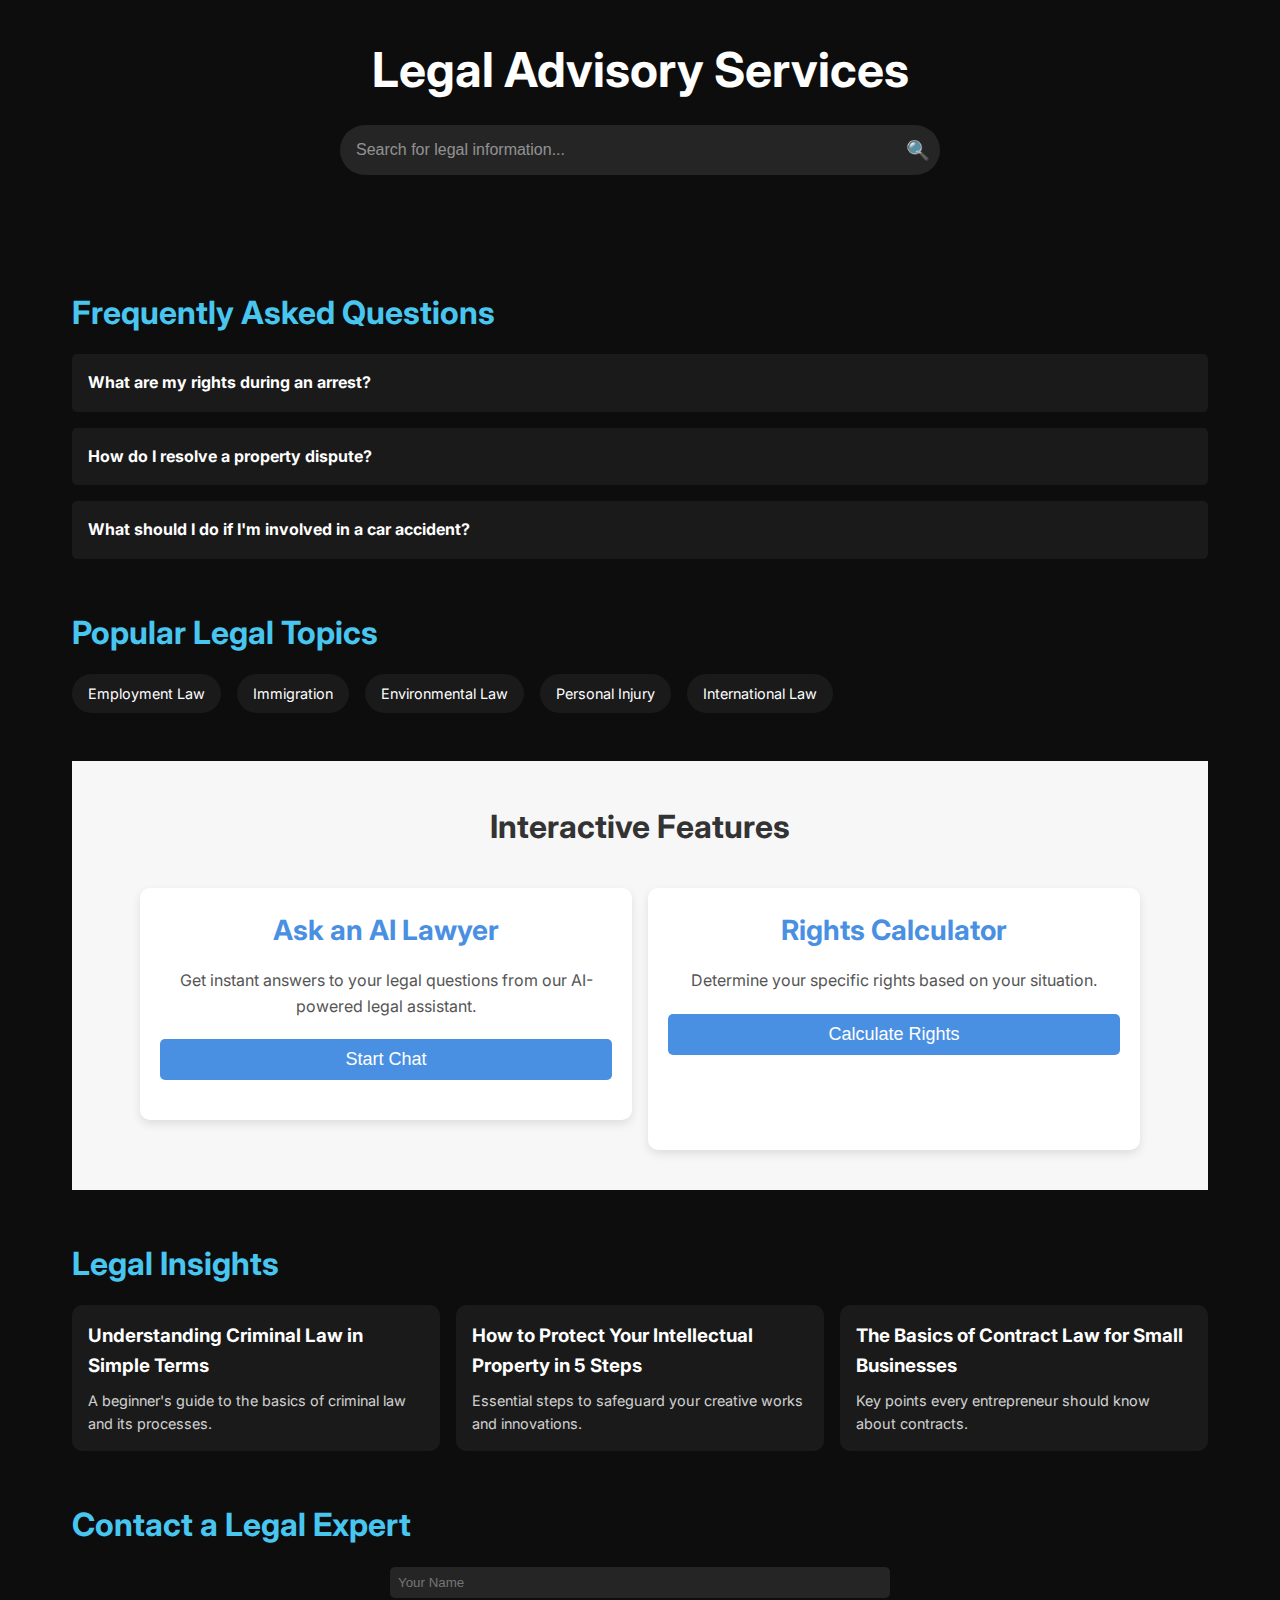
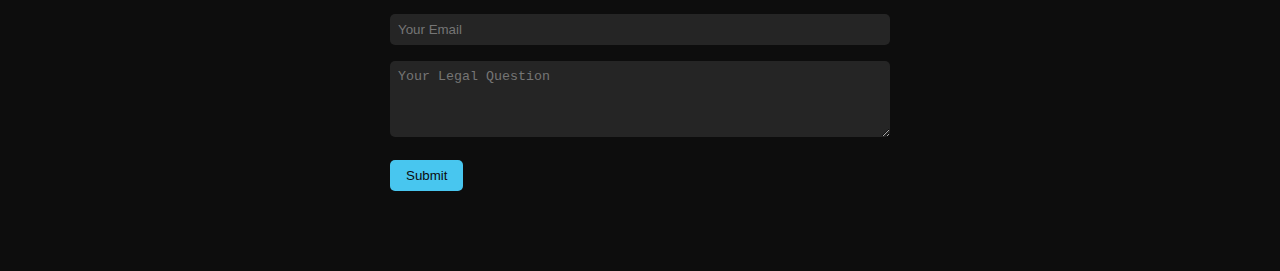
<file: templates/legal.html>
<!DOCTYPE html>
<html lang="en">

<head>
    <meta charset="UTF-8">
    <meta name="viewport" content="width=device-width, initial-scale=1.0">
    <title>Legal Advisory Services</title>
    <link rel="icon" href="/static/images/favicon.jpeg" type="image/jpeg">
    <link href="https://fonts.googleapis.com/css2?family=Inter:wght@400;600;700&display=swap" rel="stylesheet">
    <style>
        :root {
            --primary-color: #48c6ef;
            --secondary-color: #00aaff;
            --accent-color: #ff0088;
            --background-color: #0d0d0d;
            --card-bg-color: #1a1a1a;
            --text-color: #ffffff;
        }

        * {
            margin: 0;
            padding: 0;
            box-sizing: border-box;
        }

        body {
            font-family: 'Inter', sans-serif;
            background-color: var(--background-color);
            color: var(--text-color);
            line-height: 1.6;
        }

        .container {
            max-width: 1200px;
            margin: 0 auto;
            padding: 2rem;
        }

        header {
            text-align: center;
            margin-bottom: 2rem;
        }

        h1 {
            font-size: 3rem;
            margin-bottom: 1rem;
            background-clip: border-box;
            -webkit-background-clip: border-box;
            -moz-background-clip: border-box;

        }

        .search-bar {
            width: 100%;
            max-width: 600px;
            margin: 0 auto 2rem;
            position: relative;
        }

        .search-bar input {
            width: 100%;
            padding: 1rem;
            border: none;
            border-radius: 50px;
            background-color: rgba(255, 255, 255, 0.1);
            color: var(--text-color);
            font-size: 1rem;
        }

        .search-bar input::placeholder {
            color: rgba(255, 255, 255, 0.5);
        }

        .search-bar button {
            position: absolute;
            right: 10px;
            top: 50%;
            transform: translateY(-50%);
            background: none;
            border: none;
            color: var(--primary-color);
            font-size: 1.2rem;
            cursor: pointer;
        }

        .card-grid {
            display: grid;
            grid-template-columns: repeat(auto-fit, minmax(300px, 1fr));
            gap: 2rem;
            margin-bottom: 3rem;
        }

        .card {
            background-color: var(--card-bg-color);
            border-radius: 10px;
            overflow: hidden;
            transition: transform 0.3s ease;
            perspective: 1000px;
        }

        .card-inner {
            position: relative;
            width: 100%;
            height: 100%;
            text-align: center;
            transition: transform 0.6s;
            transform-style: preserve-3d;
        }

        .card:hover .card-inner {
            transform: rotateY(180deg);
        }

        .card-front,
        .card-back {
            position: absolute;
            width: 100%;
            height: 100%;
            backface-visibility: hidden;
            display: flex;
            flex-direction: column;
            justify-content: center;
            align-items: center;
            padding: 2rem;
        }

        .card-back {
            background-color: var(--secondary-color);
            color: var(--background-color);
            transform: rotateY(180deg);
        }

        .card-icon {
            font-size: 3rem;
            margin-bottom: 1rem;
        }

        .card h3 {
            font-size: 1.5rem;
            margin-bottom: 0.5rem;
        }

        .card p {
            font-size: 0.9rem;
            opacity: 0.8;
        }

        .section {
            margin-bottom: 3rem;
        }

        .section h2 {
            font-size: 2rem;
            margin-bottom: 1rem;
            color: var(--primary-color);
        }

        .faq-item {
            background-color: var(--card-bg-color);
            border-radius: 5px;
            padding: 1rem;
            margin-bottom: 1rem;
        }

        .faq-question {
            font-weight: bold;
            cursor: pointer;
        }

        .faq-answer {
            display: none;
            margin-top: 0.5rem;
        }

        .popular-topics {
            display: flex;
            flex-wrap: wrap;
            gap: 1rem;
        }

        .topic {
            background-color: var(--card-bg-color);
            padding: 0.5rem 1rem;
            border-radius: 20px;
            font-size: 0.9rem;
            cursor: pointer;
            transition: background-color 0.3s ease;
        }

        .topic:hover {
            background-color: var(--primary-color);
            color: var(--background-color);
        }

        .interactive-features {
            display: grid;
            grid-template-columns: repeat(auto-fit, minmax(250px, 1fr));
            gap: 1rem;
        }

        .feature {
            background-color: var(--card-bg-color);
            padding: 1rem;
            border-radius: 10px;
            text-align: center;
        }

        .feature h3 {
            margin-bottom: 0.5rem;
        }

        .blog-grid {
            display: grid;
            grid-template-columns: repeat(auto-fit, minmax(250px, 1fr));
            gap: 1rem;
        }

        .blog-post {
            background-color: var(--card-bg-color);
            padding: 1rem;
            border-radius: 10px;
        }

        .blog-post h3 {
            margin-bottom: 0.5rem;
        }

        .blog-post p {
            font-size: 0.9rem;
            opacity: 0.8;
        }

        .contact-form {
            max-width: 500px;
            margin: 0 auto;
        }

        .contact-form input,
        .contact-form textarea {
            width: 100%;
            padding: 0.5rem;
            margin-bottom: 1rem;
            border: none;
            border-radius: 5px;
            background-color: rgba(255, 255, 255, 0.1);
            color: var(--text-color);
        }

        .contact-form button {
            background-color: var(--primary-color);
            color: var(--background-color);
            border: none;
            padding: 0.5rem 1rem;
            border-radius: 5px;
            cursor: pointer;
            transition: background-color 0.3s ease;
        }

        .contact-form button:hover {
            background-color: var(--secondary-color);
        }

        @media (max-width: 768px) {
            .card-grid {
                grid-template-columns: 1fr;
            }
        }
    </style>
</head>

<body>
    <div class="container">
        <header>
            <h1>Legal Advisory Services</h1>
            <div class="search-bar">
                <input type="text" placeholder="Search for legal information...">
                <button>🔍</button>
            </div>
        </header>

        <section class="card-grid">
            <div class="card">
                <div class="card-inner">
                    <div class="card-front">
                        <div class="card-icon">⚖️</div>
                        <h3>Criminal Law</h3>
                        <p>Rights, legal procedures, and common criminal law FAQs.</p>
                    </div>
                    <div class="card-back">
                        <h3>Criminal Law</h3>
                        <p>Learn about your rights during arrests, criminal procedures, and get answers to common
                            criminal law questions.</p>
                    </div>
                </div>
            </div>
            <div class="card">
                <div class="card-inner">
                    <div class="card-front">
                        <div class="card-icon">👨‍👩‍👧‍👦</div>
                        <h3>Family Law</h3>
                        <p>Covering divorce, child custody, inheritance, etc.</p>
                    </div>
                    <div class="card-back">
                        <h3>Family Law</h3>
                        <p>Get information on divorce proceedings, child custody arrangements, inheritance laws, and
                            other family-related legal matters.</p>
                    </div>
                </div>
            </div>
            <div class="card">
                <div class="card-inner">
                    <div class="card-front">
                        <div class="card-icon">🏢</div>
                        <h3>Corporate Law</h3>
                        <p>Guidelines for businesses, contracts, and mergers.</p>
                    </div>
                    <div class="card-back">
                        <h3>Corporate Law</h3>
                        <p>Understand the legal aspects of running a business, including contract law, mergers and
                            acquisitions, and corporate governance.</p>
                    </div>
                </div>
            </div>
            <div class="card">
                <div class="card-inner">
                    <div class="card-front">
                        <div class="card-icon">🏠</div>
                        <h3>Property Law</h3>
                        <p>Details on property disputes, registration, and landlord-tenant issues.</p>
                    </div>
                    <div class="card-back">
                        <h3>Property Law</h3>
                        <p>Learn about property registration, resolving disputes, and understanding your rights as a
                            landlord or tenant.</p>
                    </div>
                </div>
            </div>
            <div class="card">
                <div class="card-inner">
                    <div class="card-front">
                        <div class="card-icon">💡</div>
                        <h3>Intellectual Property Law</h3>
                        <p>Trademarks, patents, and copyright details.</p>
                    </div>
                    <div class="card-back">
                        <h3>Intellectual Property Law</h3>
                        <p>Protect your ideas and creations with information on trademarks, patents, and copyrights.</p>
                    </div>
                </div>
            </div>
            <div class="card">
                <div class="card-inner">
                    <div class="card-front">
                        <div class="card-icon">🛒</div>
                        <h3>Consumer Protection Law</h3>
                        <p>Guidance on customer rights and dispute resolutions.</p>
                    </div>
                    <div class="card-back">
                        <h3>Consumer Protection Law</h3>
                        <p>Understand your rights as a consumer and learn how to resolve disputes with businesses
                            effectively.</p>
                    </div>
                </div>
            </div>
        </section>

        <section class="section">
            <h2>Frequently Asked Questions</h2>
            <div class="faq-item">
                <div class="faq-question">What are my rights during an arrest?</div>
                <div class="faq-answer">You have the right to remain silent, the right to an attorney, and the right to
                    know why you're being arrested. It's important to stay calm and not resist arrest.</div>
            </div>
            <div class="faq-item">
                <div class="faq-question">How do I resolve a property dispute?</div>
                <div class="faq-answer">Start by trying to negotiate with the other party. If that fails, consider
                    mediation. As a last resort, you may need to file a lawsuit. Always consult with a property lawyer
                    for specific advice.</div>
            </div>
            <div class="faq-item">
                <div class="faq-question">What should I do if I'm involved in a car accident?</div>
                <div class="faq-answer">First, ensure everyone's safety and call emergency services if needed. Exchange
                    information with the other driver(s) involved, take photos of the scene, and contact your insurance
                    company. Consider consulting a lawyer if there are injuries or significant damage.</div>
            </div>
        </section>

        <section class="section">
            <h2>Popular Legal Topics</h2>
            <div class="popular-topics">
                <div class="topic">Employment Law</div>
                <div class="topic">Immigration</div>
                <div class="topic">Personal Injury</div>
                <div class="topic">Tax Law</div>
                <div class="topic">Environmental Law</div>
            </div>
        </section>

        <section class="section" style="padding: 40px 20px; background-color: #f7f7f7;">
            <h2 style="font-size: 32px; font-weight: bold; text-align: center; color: #333;">Interactive Features</h2>
            <div class="interactive-features" style="max-width: 1000px; margin: 0 auto; padding-top: 20px;">
                <!-- Ask an AI Lawyer Feature -->
                <div class="feature" style="background-color: #ffffff; padding: 20px; border-radius: 10px; box-shadow: 0 4px 10px rgba(0, 0, 0, 0.1); margin-bottom: 30px;">
                    <h3 style="font-size: 28px; color: #4A90E2; text-align: center; margin-bottom: 15px;">Ask an AI Lawyer</h3>
                    <p style="font-size: 16px; color: #555; text-align: center; margin-bottom: 20px;">Get instant answers to your legal questions from our AI-powered legal assistant.</p>
                    <button id="start-chat" style="background-color: #4A90E2; color: #fff; font-size: 18px; padding: 10px 20px; border: none; border-radius: 5px; cursor: pointer; width: 100%; margin-bottom: 20px;">Start Chat</button>
                    
                    <div id="chat-container" style="display: none; margin-top: 20px;">
                        <div id="chat-window" style="border: 1px solid #ddd; border-radius: 8px; padding: 10px; background-color: #fafafa; height: 300px; overflow-y: auto;">
                            <div id="chat-history" style="font-size: 16px; line-height: 1.6; color: #333;"></div>
                        </div>
                        <textarea id="user-question" placeholder="Ask your legal question..." rows="4" style="width: 100%; padding: 10px; font-size: 18px; border-radius: 8px; border: 1px solid #ddd; margin-top: 10px; resize: none;"></textarea>
                        <button id="send-question" style="background-color: #4A90E2; color: white; font-size: 18px; padding: 10px 20px; border: none; border-radius: 5px; cursor: pointer; width: 100%; margin-top: 10px;">Send Question</button>
                        <div id="chat-response" style="font-size: 16px; margin-top: 20px; color: #333;"></div>
                    </div>
                </div>
        
                <!-- Rights Calculator Feature -->
                <div class="feature" style="background-color: #ffffff; padding: 20px; border-radius: 10px; box-shadow: 0 4px 10px rgba(0, 0, 0, 0.1);">
                    <h3 style="font-size: 28px; color: #4A90E2; text-align: center; margin-bottom: 15px;">Rights Calculator</h3>
                    <p style="font-size: 16px; color: #555; text-align: center; margin-bottom: 20px;">Determine your specific rights based on your situation.</p>
                    <button style="background-color: #4A90E2; color: white; font-size: 18px; padding: 10px 20px; border: none; border-radius: 5px; cursor: pointer; width: 100%;">Calculate Rights</button>
                </div>
            </div>
        </section>
        

        <section class="section">
            <h2>Legal Insights</h2>
            <div class="blog-grid">
                <div class="blog-post">
                    <h3>Understanding Criminal Law in Simple Terms</h3>
                    <p>A beginner's guide to the basics of criminal law and its processes.</p>
                </div>
                <div class="blog-post">
                    <h3>How to Protect Your Intellectual Property in 5 Steps</h3>
                    <p>Essential steps to safeguard your creative works and innovations.</p>
                </div>
                <div class="blog-post">
                    <h3>The Basics of Contract Law for Small Businesses</h3>
                    <p>Key points every entrepreneur should know about contracts.</p>
                </div>
            </div>
        </section>

        <section class="section">
            <h2>Contact a Legal Expert</h2>
            <form class="contact-form">
                <input type="text" placeholder="Your Name" required>
                <input type="email" placeholder="Your Email" required>
                <textarea placeholder="Your Legal Question" rows="4" required></textarea>
                <button type="submit">Submit</button>
            </form>
        </section>
    </div>

    <script>

document.getElementById("start-chat").addEventListener("click", () => {
            document.getElementById("chat-container").style.display = "block";
        });

        document.getElementById("send-question").addEventListener("click", async () => {
            const userQuestion = document.getElementById("user-question").value;

            if (userQuestion.trim()) {
                // Display loading state
                document.getElementById("chat-response").innerHTML = "Connecting to lawyer...";

                // Send the question to the backend
                const response = await fetch('/talk_lawyer', {
                    method: 'POST',
                    headers: {
                        'Content-Type': 'application/json',
                    },
                    body: JSON.stringify({ question: userQuestion }),
                });

                const result = await response.json();

                // Display the response from the backend
                if (response.ok) {
                    document.getElementById("chat-response").innerHTML = result.answer;
                } else {
                    document.getElementById("chat-response").innerHTML = "Sorry, there was an error. Please try again later.";
                }
            } else {
                alert("Please enter a question.");
            }
        });
        // Flip card effect
        document.querySelectorAll('.card').forEach(card => {
            card.addEventListener('click', () => {
                const cardInner = card.querySelector('.card-inner');
                // Toggle the rotation of the card
                if (cardInner.style.transform === 'rotateY(180deg)') {
                    cardInner.style.transform = 'rotateY(0deg)';
                } else {
                    cardInner.style.transform = 'rotateY(180deg)';
                }
            });
        });

        // FAQ toggle
        document.querySelectorAll('.faq-question').forEach(question => {
            question.addEventListener('click', () => {
                const answer = question.nextElementSibling;
                answer.style.display = answer.style.display === 'block' ? 'none' : 'block';
            });
        });

        // Search functionality
        const searchInput = document.querySelector('.search-bar input');
        const searchButton = document.querySelector('.search-bar button');

        searchButton.addEventListener('click', performSearch);
        searchInput.addEventListener('keypress', (e) => {
            if (e.key === 'Enter') {
                performSearch();
            }
        });

        function performSearch() {
            const searchTerm = searchInput.value.toLowerCase();
            const cards = document.querySelectorAll('.card');

            cards.forEach(card => {
                const cardText = card.textContent.toLowerCase();
                if (cardText.includes(searchTerm)) {
                    card.style.display = 'block';
                } else {
                    card.style.display = 'none';
                }
            });
        }

        // Dynamic Popular Topics
        const popularTopics = [
            'Employment Law', 'Immigration', 'Personal Injury', 'Tax Law', 'Environmental Law',
            'Cybercrime', 'Medical Malpractice', 'Bankruptcy', 'Civil Rights', 'International Law'
        ];

        function updatePopularTopics() {
            const topicsContainer = document.querySelector('.popular-topics');
            topicsContainer.innerHTML = '';

            const shuffled = popularTopics.sort(() => 0.5 - Math.random());
            const selected = shuffled.slice(0, 5);

            selected.forEach(topic => {
                const topicElement = document.createElement('div');
                topicElement.className = 'topic';
                topicElement.textContent = topic;
                topicsContainer.appendChild(topicElement);
            });
        }

        updatePopularTopics();
        setInterval(updatePopularTopics, 60000); // Update every minute

        // Simulated AI Lawyer Chat
        const startChatButton = document.querySelector('.feature button');
        startChatButton.addEventListener('click', () => {
            console.log('AI Lawyer: Hello! How can I assist you with your legal questions today?');
        });

        // Rights Calculator (simplified version)
        const calculateRightsButton = document.querySelector('.feature:nth-child(2) button');
        calculateRightsButton.addEventListener('click', () => {
            const age = prompt('Please enter your age:');
            const location = prompt('Please enter your country:');

            if (age && location) {
                alert(`Based on your age (${age}) and location (${location}), here are some of your basic rights:\n\n1. Right to freedom of speech\n2. Right to fair trial\n3. Right to education\n\nPlease consult with a legal professional for more specific information.`);
            }
        });

        // Form submission
        const contactForm = document.querySelector('.contact-form');
        contactForm.addEventListener('submit', (e) => {
            e.preventDefault();
            alert('Thank you for your inquiry. A legal expert will contact you soon.');
            contactForm.reset();
        });
    </script>
</body>

</html>
</file>
<file: static/style_home.css>
/* General Styles */
@import url('https://fonts.googleapis.com/css2?family=Libre+Baskerville:ital,wght@0,400;0,700;1,400&family=Merriweather:ital,wght@0,300;0,400;0,700;0,900;1,300;1,400;1,700;1,900&display=swap');
@import url('https://cdnjs.cloudflare.com/ajax/libs/font-awesome/6.4.0/css/all.min.css');
@import url('https://fonts.googleapis.com/css2?family=Material+Symbols+Outlined:opsz,wght,FILL,GRAD@24,400,0,0&icon_names=robot_2');

/* Reset and universal styling */
* {
    margin: 0;
    padding: 0;
    box-sizing: border-box;
    font-family: 'Merriweather', serif;
}

body {
    background: linear-gradient(45deg, #004e92, #000428, #0099cc, #2b5876, #0077b6);
    background-size: 400% 400%;
    animation: gradient-animation 15s ease infinite;
    color: #fff;
    overflow-x: hidden;
}

/* Animation for Background Gradient */
@keyframes gradient-animation {
    0% { background-position: 0% 50%; }
    50% { background-position: 100% 50%; }
    100% { background-position: 0% 50%; }
}

.navbar {
    display: flex;
    justify-content: space-between;
    align-items: center;
    background-color: rgba(0, 34, 102, 0.9);
    padding: 15px 30px;
    position: fixed;
    width: 100%;
    top: 0;
    z-index: 1000;
    border-bottom: 3px solid #00d9ff;
    box-shadow: 0px 4px 10px rgba(0, 0, 0, 0.3);
}

.navbar .logo {
    color: #fff;
    font-size: 2.2rem;
    font-weight: bold;
    text-shadow: 2px 2px 15px rgba(0, 0, 255, 0.6);
    letter-spacing: 1px;
}

.navbar .nav-links {
    list-style: none;
    display: flex;
    gap: 30px;
    transition: transform 0.3s ease, opacity 0.3s ease;
}

.navbar .nav-links li a {
    color: #ffffff;
    text-decoration: none;
    font-size: 1.4rem;
    font-weight: 500;
    transition: transform 0.3s, text-shadow 0.3s;
    text-shadow: 1px 1px 10px rgba(0, 0, 255, 0.4);
}

.navbar .nav-links li a:hover {
    color: #00d9ff;
    text-shadow: 2px 2px 20px #00d9ff;
    transform: scale(1.1);
}

.hamburger {
    display: none;
    font-size: 2rem;
    color: #fff;
    cursor: pointer;
}

/* Responsive Design */
@media (max-width: 768px) {
    .nav-links {
        flex-direction: column;
        align-items: center;
        position: absolute;
        top: 60px;
        right: 0;
        background-color: rgba(0, 34, 102, 0.95);
        width: 100%;
        transform: translateY(-100%);
        opacity: 0;
        visibility: hidden;
        border-bottom: 3px solid #00d9ff;
        box-shadow: 0px 4px 10px rgba(0, 0, 0, 0.3);
    }

    .nav-links.show {
        transform: translateY(0);
        opacity: 1;
        visibility: visible;
    }

    .hamburger {
        display: block;
    }
}

/* Hero Section */
.hero {
    text-align: center;
    color: #fff;
    padding: 120px 20px;
    z-index: 2;
    position: relative;
}

.hero h1 {
    font-size: 3.5rem;
    margin-bottom: 15px;
    text-shadow: 2px 2px 10px rgba(0, 0, 0, 0.5);
}

.hero p {
    font-size: 1.6rem;
    margin-bottom: 30px;
    text-shadow: 2px 2px 10px rgba(0, 0, 0, 0.5);
}

.hero .btn {
    padding: 10px 30px;
    background-color: #00d9ff;
    color: #fff;
    font-size: 1.3rem;
    border: none;
    cursor: pointer;
    text-decoration: none;
    border-radius: 30px;
    box-shadow: 0px 0px 15px rgba(0, 0, 255, 0.8);
    transition: background-color 0.3s, box-shadow 0.3s;
}

.hero .btn:hover {
    background-color: #006f8e;
    box-shadow: 0px 0px 30px rgba(0, 111, 142, 0.9);
}

/* Dynamic Text Section */
#dynamic-text {
    font-size: 1.8rem;
    font-weight: bold;
    text-align: center;
    margin-top: 50px;
    color: #fff;
    text-shadow: 2px 2px 15px rgba(0, 0, 0, 0.6);
}

/* Ask Question Section */
.ask-section {
    text-align: center;
    margin-top: 50px;
    padding: 40px;
    background-color: rgba(255, 255, 255, 0.95);
    border-radius: 15px;
    box-shadow: 0 10px 30px rgba(0, 0, 0, 0.2);
    position: relative;
    z-index: 1;
    max-width: 800px;
    margin-left: auto;
    margin-right: auto;
}

.ask-section h2 {
    font-size: 2.8rem;
    margin-bottom: 20px;
    color: #333;
    text-transform: uppercase;
    letter-spacing: 1px;
}

.ask-section p {
    font-size: 1.4rem;
    margin-bottom: 30px;
    color: #555;
    line-height: 1.6;
}

.ask-section input {
    width: 60%;
    padding: 15px;
    font-size: 1.3rem;
    border: 2px solid #004e92;
    border-radius: 25px;
    margin-right: 10px;
    outline: none;
    transition: border-color 0.3s, box-shadow 0.3s;
}

.ask-section input:focus {
    border-color: #00d9ff;
    box-shadow: 0px 0px 10px rgba(0, 217, 255, 0.6);
}

.ask-section button {
    padding: 12px 35px;
    background-color: #00d9ff;
    color: #fff;
    font-size: 1.2rem;
    font-weight: bold;
    border: none;
    cursor: pointer;
    border-radius: 25px;
    transition: background-color 0.3s, transform 0.3s, box-shadow 0.3s;
}

.ask-section button:hover {
    background-color: #006f8e;
    transform: scale(1.1);
    box-shadow: 0px 5px 15px rgba(0, 111, 142, 0.6);
}

.ask-section .response-box {
    margin-top: 25px;
    padding: 20px;
    font-size: 1.3rem;
    color: #333;
    line-height: 1.8;
    text-align: left;
    background-color: #f8f9fa;
    border-radius: 10px;
    box-shadow: 0px 4px 10px rgba(0, 0, 0, 0.1);
    max-width: 700px;
    margin-left: auto;
    margin-right: auto;
    overflow-wrap: break-word;
    word-wrap: break-word;
    border: 2px solid rgba(0, 217, 255, 0.4);
}

/* Services Section */
.services {
    text-align: center;
    padding: 50px 20px;
    background-size: 400% 400%;
    animation: gradient-animation 15s ease infinite;
    color: #fff;
}

.services h2 {
    font-size: 2.5rem;
    margin-bottom: 30px;
    color: #fff;
}

.services-container {
    display: flex;
    justify-content: space-around;
    flex-wrap: wrap;
    perspective: 1000px;
}

.service-card {
    width: 250px;
    height: 300px;
    margin: 15px;
    border-radius: 10px;
    cursor: pointer;
    position: relative;
    perspective: 1000px;
}

.card-inner {
    width: 100%;
    height: 100%;
    position: relative;
    transform-style: preserve-3d;
    transition: transform 0.6s ease;
    border-radius: 10px;
    box-shadow: 0 10px 20px rgba(0, 0, 0, 0.1);
    background-color: #fff;
}

.service-card:hover .card-inner {
    transform: rotateY(180deg);
}

.card-front, .card-back {
    position: absolute;
    width: 100%;
    height: 100%;
    backface-visibility: hidden;
    border-radius: 10px;
    display: flex;
    flex-direction: column;
    justify-content: center;
    align-items: center;
}

.card-front {
    background-color: #fff;
    color: #000;
}

.card-back {
    background-color: #f4f7fc;
    color: #333;
    transform: rotateY(180deg);
}

.card-front h3,
.card-back h3 {
    font-size: 1.5rem;
    margin-bottom: 10px;
}

.card-front p,
.card-back p {
    font-size: 1rem;
    color: #777;
}

.service-card:hover h3 {
    color: #004e92;
}

.service-card:hover p {
    color: #333;
}

.card-front i, .card-back i {
    font-size: 2rem;
    color: #000;
}

/* Footer */
footer {
    background-color: #000;
    color: #fff;
    padding: 30px 20px;
    text-align: center;
}

footer .social-icons a {
    color: #fff;
    margin: 0 15px;
    text-decoration: none;
    font-size: 1.5rem;
    transition: color 0.3s ease, transform 0.3s ease;
}

footer .social-icons a:hover {
    color: #00d9ff;
    transform: scale(1.1);
}

footer p {
    margin-top: 20px;
    font-size: 1rem;
}

/* Social Media Icons Styling */
.social-icons a {
    font-size: 30px;
    color: #fff;
    margin: 0 10px;
}

.social-icons a:hover {
    color: #00d9ff;
}

.material-symbols-outlined {
    font-size: 3rem;
    color: #00d9ff;
}

.service-card img, .service-card .material-symbols-outlined {
    font-size: 3rem;
    color: #000;
}
</file>
<file: static/style_finance.css>
:root {
    --primary-color: #48c6ef;
    --secondary-color: #2196F3;
    --accent-color: #FFC107;
    --background-color: #020a11;
    --card-bg-color: rgb(26, 27, 28);
    --text-color: white;
}

* {
    margin: 0;
    padding: 0;
    box-sizing: border-box;
}

body {
    font-family: 'Roboto', sans-serif;
    background-color: var(--background-color);
    color: var(--text-color);
    line-height: 1.6;
}

.container {
    max-width: 1200px;
    margin: 0 auto;
    padding: 2rem;
}

header {
    text-align: center;
    margin-bottom: 2rem;
}

h1 {
    font-size: 3rem;
    margin-bottom: 1rem;
    color: var(--primary-color);
    text-shadow: 0 0 10px rgba(72, 198, 239, 0.5);
}

.search-bar {
    display: flex;
    max-width: 600px;
    margin: 0 auto;
}

.search-bar input {
    flex-grow: 1;
    padding: 0.5rem 1rem;
    border: none;
    border-radius: 25px 0 0 25px;
    font-size: 1rem;
    background-color: rgba(255, 255, 255, 0.1);
    color: var(--text-color);
}

.search-bar button {
    padding: 0.5rem 1rem;
    border: none;
    border-radius: 0 25px 25px 0;
    background-color: var(--primary-color);
    color: var(--background-color);
    cursor: pointer;
    transition: background-color 0.3s ease;
}

.search-bar button:hover {
    background-color: var(--secondary-color);
}

.card-grid {
    display: grid;
    grid-template-columns: repeat(auto-fit, minmax(250px, 1fr));
    gap: 2rem;
    margin-bottom: 3rem;
}

.card {
    background-color: var(--card-bg-color);
    border-radius: 10px;
    overflow: hidden;
    perspective: 1000px;
    cursor: pointer;
}

.card-inner {
    position: relative;
    width: 100%;
    height: 100%;
    text-align: center;
    transition: transform 0.6s;
    transform-style: preserve-3d;
}

.card:hover .card-inner {
    transform: rotateY(180deg);
}

.card-front, .card-back {
    position: absolute;
    width: 100%;
    height: 100%;
    backface-visibility: hidden;
    display: flex;
    flex-direction: column;
    justify-content: center;
    align-items: center;
    padding: 2rem;
}

.card-back {
    background-color: var(--secondary-color);
    color: var(--background-color);
    transform: rotateY(180deg);
}

.card-icon {
    font-size: 3rem;
    margin-bottom: 1rem;
}

.card h3 {
    font-size: 1.5rem;
    margin-bottom: 0.5rem;
}

.tools-section, .faq-section, .blog-section, .consultation-section, .market-updates, .emergency-planning {
    margin-bottom: 3rem;
}

h2 {
    font-size: 2rem;
    margin-bottom: 1rem;
    color: var(--primary-color);
}

.tools-grid {
    display: grid;
    grid-template-columns: repeat(auto-fit, minmax(250px, 1fr));
    gap: 1rem;
}

.tool {
    background-color: var(--card-bg-color);
    padding: 1rem;
    border-radius: 10px;
    text-align: center;
}

.cta-button {
    display: inline-block;
    padding: 0.5rem 1rem;
    background-color: var(--accent-color);
    color: var(--background-color);
    border: none;
    border-radius: 5px;
    cursor: pointer;
    transition: background-color 0.3s ease, transform 0.3s ease;
}

.cta-button:hover {
    background-color: var(--primary-color);
    transform: scale(1.05);
}

.faq-item {
    background-color: var(--card-bg-color);
    border-radius: 5px;
    margin-bottom: 1rem;
    overflow: hidden;
}

.faq-question {
    padding: 1rem;
    cursor: pointer;
    font-weight: bold;
    display: flex;
    justify-content: space-between;
    align-items: center;
}

.faq-question::after {
    content: '+';
    font-size: 1.5rem;
    transition: transform 0.3s ease;
}

.faq-item.active .faq-question::after {
    transform: rotate(45deg);
}

.faq-answer {
    padding: 0 1rem;
    max-height: 0;
    overflow: hidden;
    transition: max-height 0.3s ease;
}

.popular-topics {
    margin-bottom: 3rem;
}

.topics-container {
    display: flex;
    flex-wrap: wrap;
    gap: 1rem;
}

.topic {
    background-color: var(--card-bg-color);
    padding: 0.5rem 1rem;
    border-radius: 20px;
    cursor: pointer;
    transition: background-color 0.3s ease, transform 0.3s ease;
}

.topic:hover {
    background-color: var(--primary-color);
    transform: scale(1.05);
}

.blog-grid {
    display: grid;
    grid-template-columns: repeat(auto-fit, minmax(250px, 1fr));
    gap: 1rem;
}

.blog-post {
    background-color: var(--card-bg-color);
    padding: 1rem;
    border-radius: 10px;
}

.read-more {
    display: inline-block;
    margin-top: 1rem;
    color: var(--accent-color);
    text-decoration: none;
    transition: color 0.3s ease;
}

.read-more:hover {
    color: var(--primary-color);
}

.ticker-container {
    overflow: hidden;
    background-color: var(--card-bg-color);
    padding: 0.5rem 0;
    border-radius: 5px;
}

.ticker {
    white-space: nowrap;
    display: inline-block;
    animation: ticker 30s linear infinite;
}

.ticker-item {
    display: inline-block;
    padding: 0 2rem;
}

@keyframes ticker {
    0% {
        transform: translate3d(100%, 0, 0);
    }
    100% {
        transform: translate3d(-100%, 0, 0);
    }
}

@media (max-width: 768px) {
    .card-grid, .tools-grid, .blog-grid {
        grid-template-columns: 1fr;
    }
}

@keyframes fadeIn {
    from { opacity: 0; }
    to { opacity: 1; }
}

.card, .tool, .faq-item, .blog-post {
    animation: fadeIn 0.5s ease-in-out;
}

@keyframes slideInFromLeft {
    0% {
        transform: translateX(-100%);
        opacity: 0;
    }
    100% {
        transform: translateX(0);
        opacity: 1;
    }
}

h1, h2 {
    animation: slideInFromLeft 0.5s ease-in-out;
}

@keyframes pulse {
    0% {
        transform: scale(1);
    }
    50% {
        transform: scale(1.05);
    }
    100% {
        transform: scale(1);
    }
}

.cta-button {
    animation: pulse 2s infinite;
}
</file>
